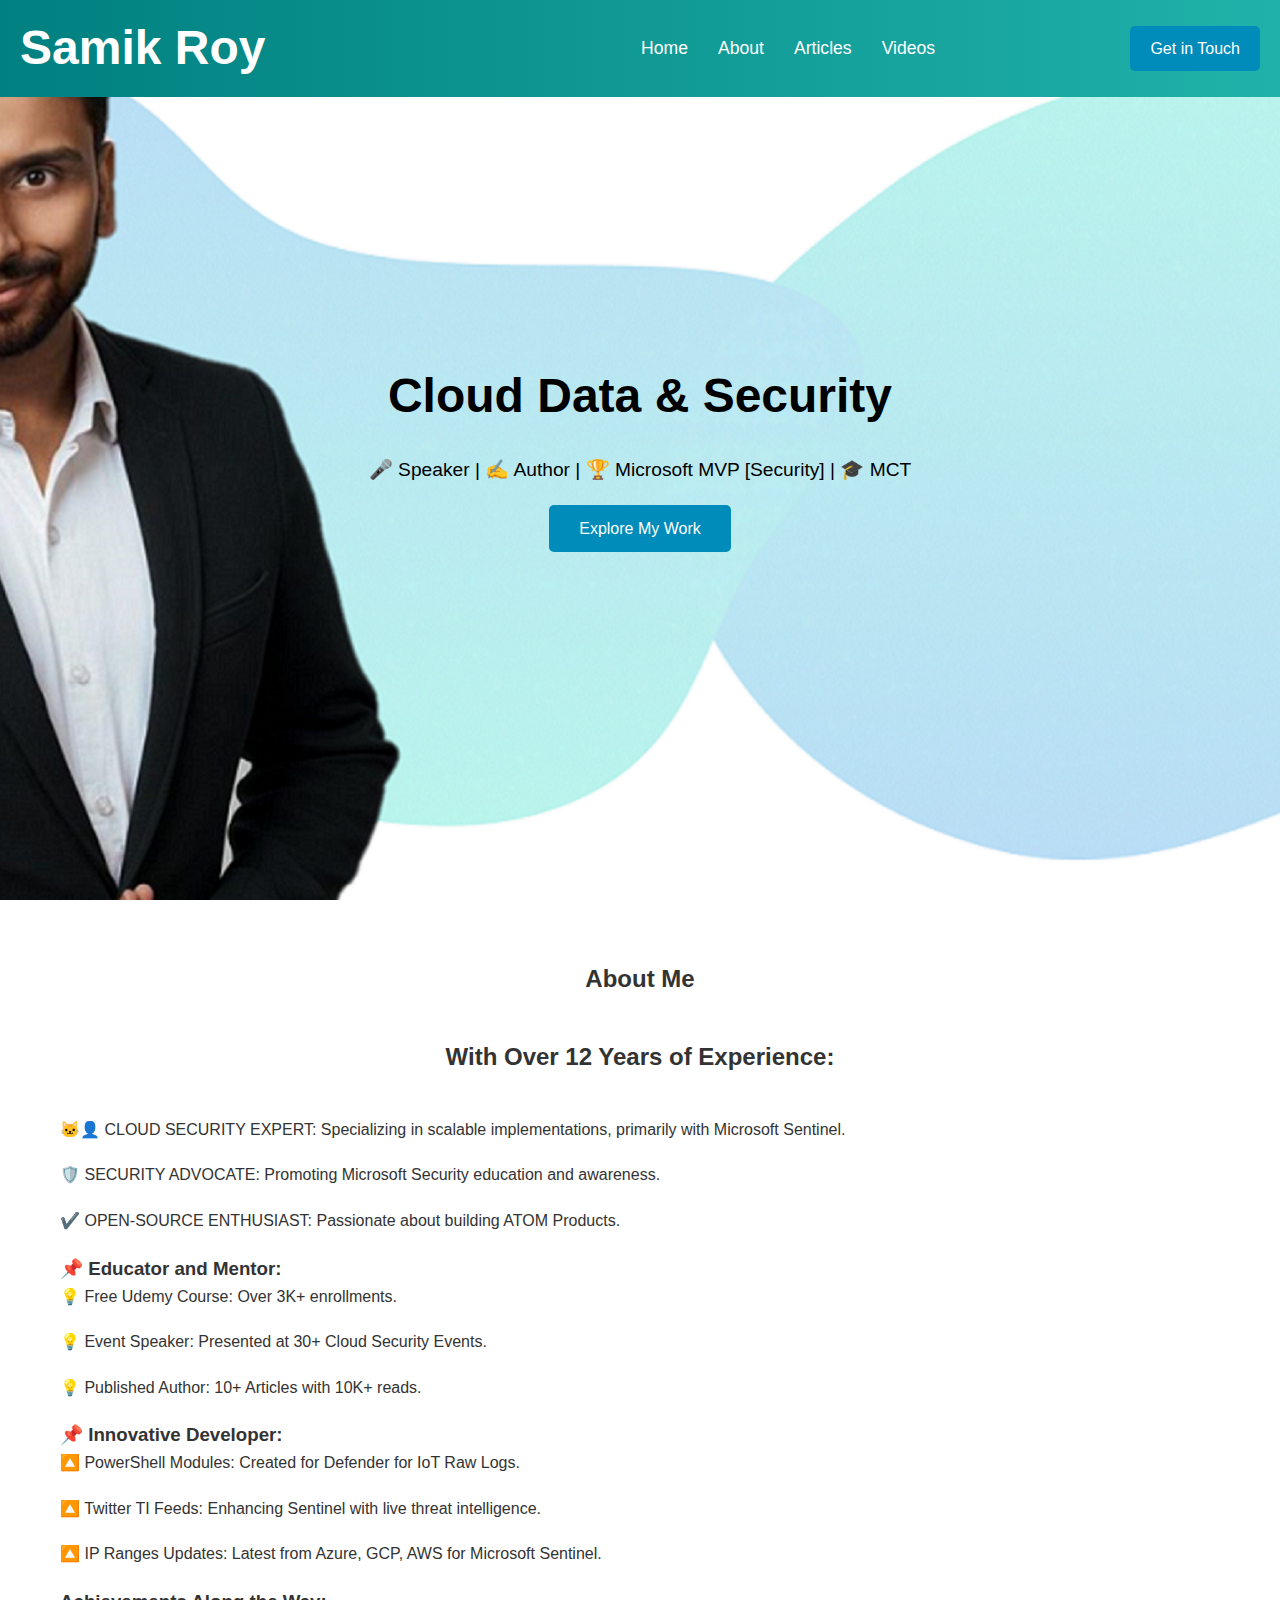
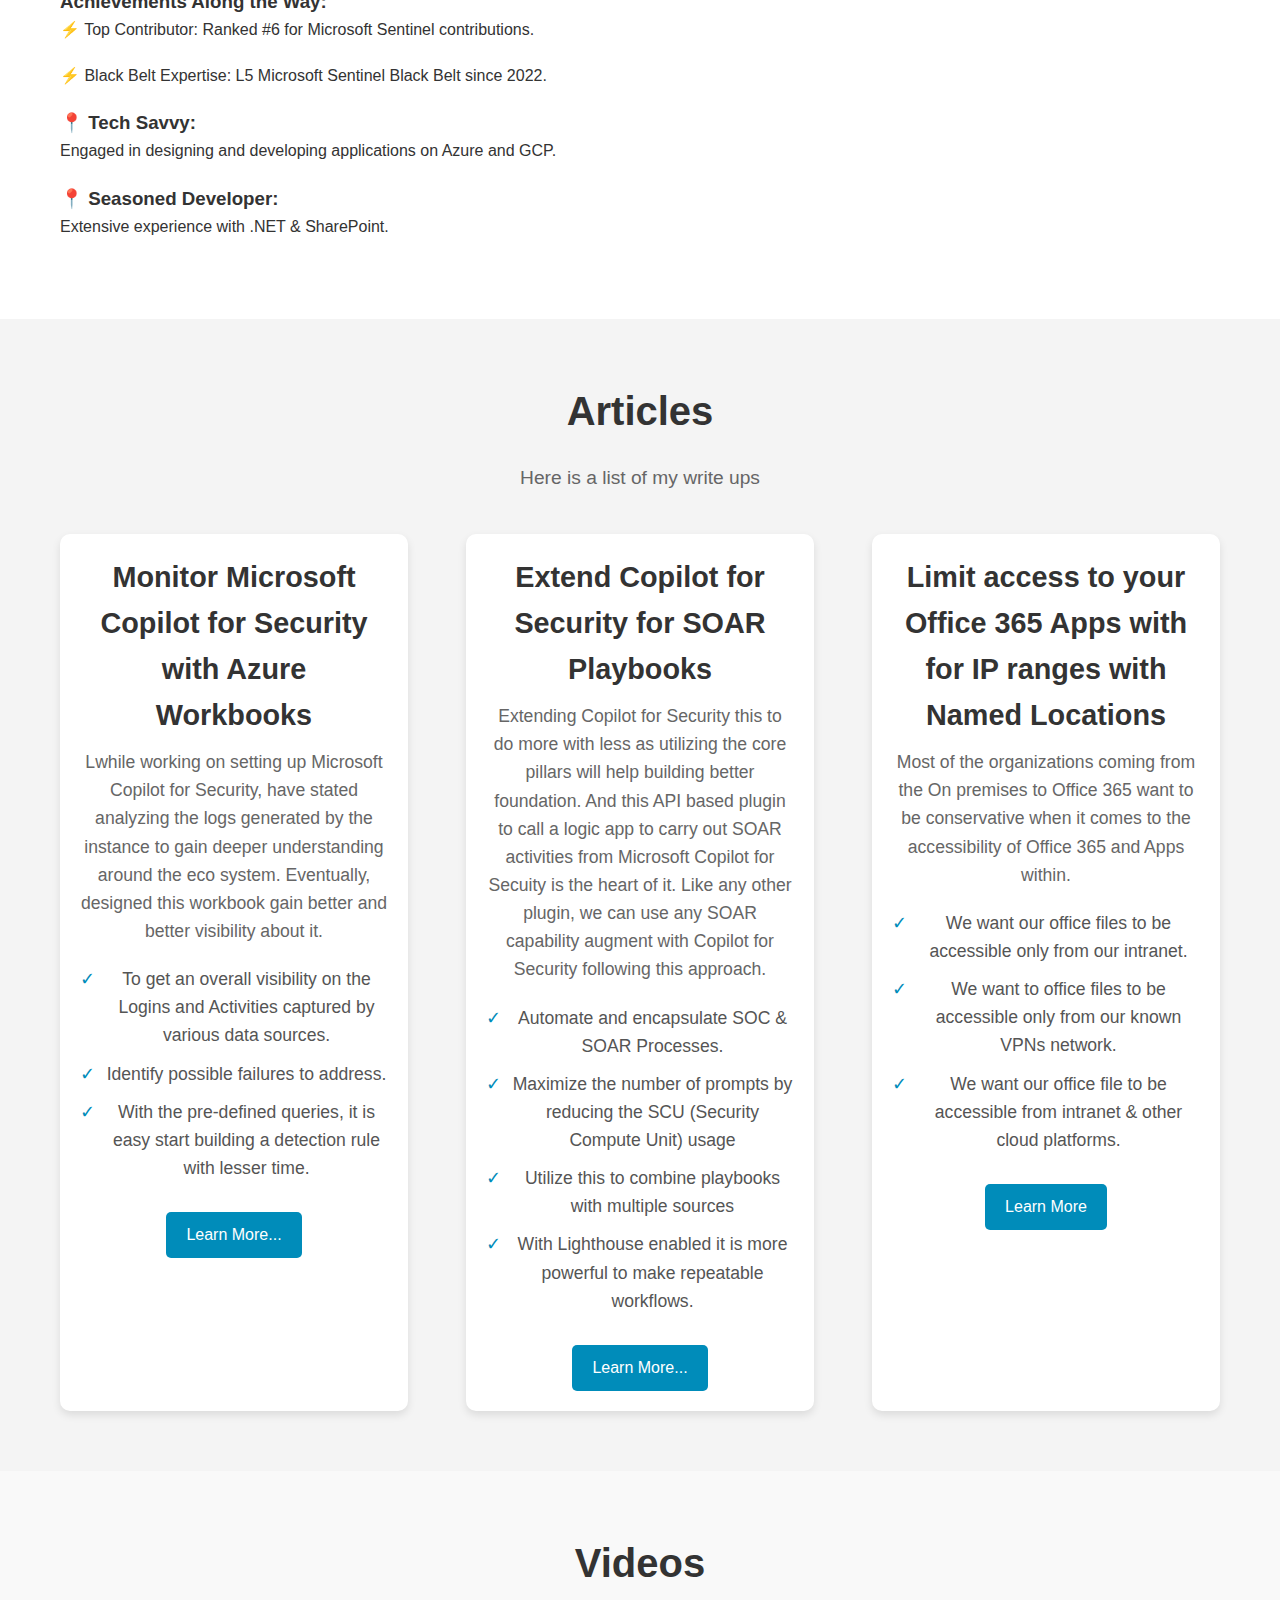
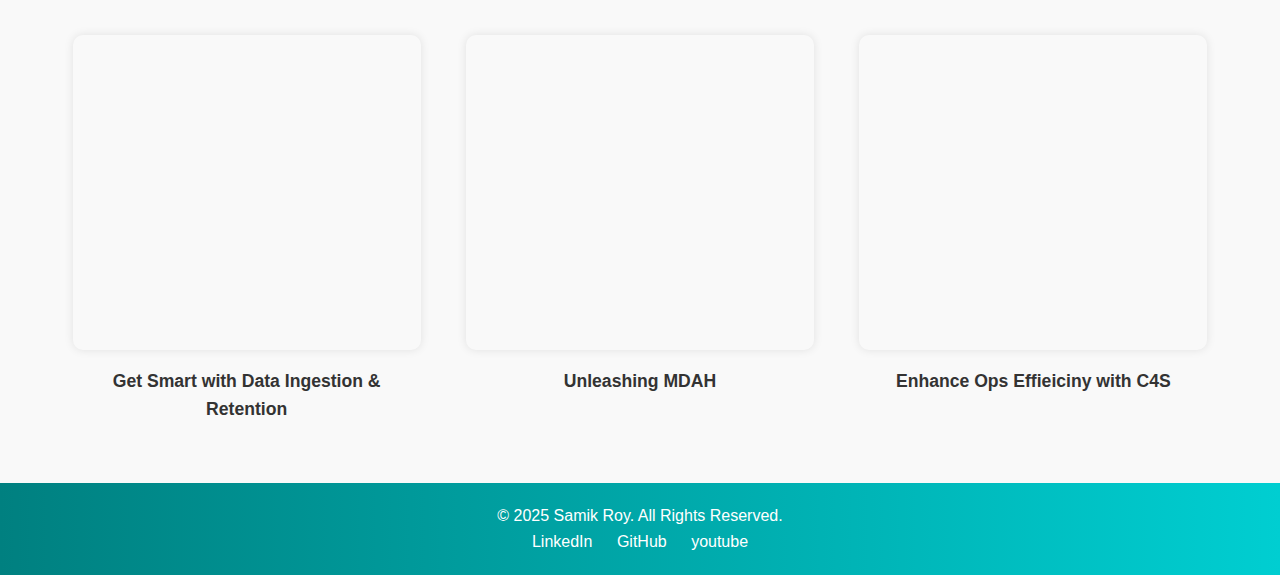
<file: index.html>
<!DOCTYPE html>
<html lang="en">
<head>
    <script type="text/javascript">
    (function(c,l,a,r,i,t,y){
        c[a]=c[a]||function(){(c[a].q=c[a].q||[]).push(arguments)};
        t=l.createElement(r);t.async=1;t.src="https://www.clarity.ms/tag/"+i;
        y=l.getElementsByTagName(r)[0];y.parentNode.insertBefore(t,y);
    })(window, document, "clarity", "script", "qyeo1svy3x");
</script>
    <meta charset="UTF-8">
    <meta name="viewport" content="width=device-width, initial-scale=1.0">
    <meta name="description" content="Technical consultant with expertise in API integration, cloud solutions, and cybersecurity. View my portfolio and contact me for innovative tech solutions.">
    <meta name="keywords" content="technical consultant, API integration, cloud solutions, cybersecurity, IT consultant, portfolio">
    <meta name="robots" content="index, follow">
    <meta http-equiv="X-UA-Compatible" content="IE=edge">
    <link rel="stylesheet" href="style.css">
    <title>🎤 Speaker | ✍️ Author | 🏆 Microsoft MVP [Security] | 🎓 MCT</title>
</head>
<body>
    <!-- Header Section -->
    <header>
        <nav>
            <div class="logo">
                <h1>Samik Roy

                </h1>
            </div>
            <div class="menu-toggle" id="mobile-menu">
                <span class="bar"></span>
                <span class="bar"></span>
                <span class="bar"></span>
            </div>
            <ul class="nav-list" id="nav-list">
                <li><a href="#home" title="Go to home">Home</a></li>
                <li><a href="#about" title="Learn more about me">About</a></li>
                <li><a href="#services" title="Explore my services">Articles</a></li>
                <!--<li><a href="#portfolio" title="View my portfolio">Portfolio</a></li>-->
                <!--<li><a href="#contact" title="Get in touch with me">Contact</a></li>-->
                <li><a href="#videos" title="Get in touch with me">Videos</a></li>
            </ul>
            <a href="mailto:samik.n.roy@gmail.com" class="cta" title="Contact me for tech solutions">Get in Touch</a>
        </nav>
    </header>

    <!-- Hero Section -->
    <section id="home" class="hero" aria-label="Hero Section">
        <div class="hero-content">
            <h1>Cloud Data & Security</h1>
            <p>🎤 Speaker | ✍️ Author | 🏆 Microsoft MVP [Security] | 🎓 MCT</p>
            <a href="#portfolio" class="cta" title="Explore my portfolio">Explore My Work</a>
        </div>
    </section>

    <!-- About Section -->
    <section id="about" aria-label="About Me">
        <div class="container">
            <h2>About Me</h2>
            <h2>With Over 12 Years of Experience:</h2>
    
    <div class="section">
        <p class="emoji">🐱‍👤 <span class="highlight">CLOUD SECURITY EXPERT:</span> Specializing in scalable implementations, primarily with Microsoft Sentinel.</p>
        <p class="emoji">🛡️ <span class="highlight">SECURITY ADVOCATE:</span> Promoting Microsoft Security education and awareness.</p>
        <p class="emoji">✔️ <span class="highlight">OPEN-SOURCE ENTHUSIAST:</span> Passionate about building ATOM Products.</p>
    </div>
    
    <div class="section">
        <h3>📌 Educator and Mentor:</h3>
        <p class="emoji">💡 Free Udemy Course: Over 3K+ enrollments.</p>
        <p class="emoji">💡 Event Speaker: Presented at 30+ Cloud Security Events.</p>
        <p class="emoji">💡 Published Author: 10+ Articles with 10K+ reads.</p>
    </div>
    
    <div class="section">
        <h3>📌 Innovative Developer:</h3>
        <p class="emoji">🔼 PowerShell Modules: Created for Defender for IoT Raw Logs.</p>
        <p class="emoji">🔼 Twitter TI Feeds: Enhancing Sentinel with live threat intelligence.</p>
        <p class="emoji">🔼 IP Ranges Updates: Latest from Azure, GCP, AWS for Microsoft Sentinel.</p>
    </div>
    
    <div class="section">
        <h3>Achievements Along the Way:</h3>
        <p class="emoji">⚡ Top Contributor: Ranked #6 for Microsoft Sentinel contributions.</p>
        <p class="emoji">⚡ Black Belt Expertise: L5 Microsoft Sentinel Black Belt since 2022.</p>
    </div>
    
    <div class="section">
        <h3>📍 Tech Savvy:</h3>
        <p>Engaged in designing and developing applications on Azure and GCP.</p>
    </div>
    
    <div class="section">
        <h3>📍 Seasoned Developer:</h3>
        <p>Extensive experience with .NET & SharePoint.</p>
    </div>
        </div>
    </section>

    <!-- Services Section -->
 <section id="services" class="services-section" aria-label="Services">
    <div class="container">
        <h2>Articles</h2>
        <p class="section-description">
            Here is a list of my write ups
        </p>
        <div class="services-grid">
            <!-- Service Card 1 -->
            <div class="service-card">
                <!--<div class="icon-wrapper">
                    <img src="path/to/cloud-icon.png" alt="Cloud Services Icon">
                </div>-->
                <h3>Monitor Microsoft Copilot for Security with Azure Workbooks</h3>
                <p>Lwhile working on setting up Microsoft Copilot for Security, have stated analyzing the logs generated by the instance to gain deeper understanding around the eco system. Eventually, designed this workbook gain better and better visibility about it.</p>
                <ul class="service-benefits">               
                    <li>To get an overall visibility on the Logins and Activities captured by various data sources.</li>
                    <li>Identify possible failures to address.</li>
                    <li>With the pre-defined queries, it is easy start building a detection rule with lesser time.</li>
                </ul>
                <a href="https://www.linkedin.com/pulse/monitor-microsoft-copilot-security-azure-workbooks-samik-roy-mvp--yxtbc/?trackingId=QL0%2B1J12TbOzrH3OwR0olg%3D%3D" class="cta" title="Learn more..." target="_blank">Learn More...</a>
            </div>

            <!-- Service Card 2 -->
            <div class="service-card">
                <!--<div class="icon-wrapper">
                    <img src="path/to/api-icon.png" alt="API Services Icon">
                </div>-->
                <h3>Extend Copilot for Security for SOAR Playbooks</h3>
                <p>Extending Copilot for Security this to do more with less as utilizing the core pillars will help building better foundation. And this API based plugin to call a logic app to carry out SOAR activities from Microsoft Copilot for Secuity is the heart of it.

                    Like any other plugin, we can use any SOAR capability augment with Copilot for Security following this approach.</p>
                <ul class="service-benefits">
                    <li>Automate and encapsulate SOC & SOAR Processes. </li>
                    <li>Maximize the number of prompts by reducing the SCU (Security Compute Unit) usage</li>
                    <li>Utilize this to combine playbooks with multiple sources</li>
                    <li>With Lighthouse enabled it is more powerful to make repeatable workflows. </li>
                </ul>
                <a href="https://www.linkedin.com/pulse/extend-copilot-security-soar-playbooks-samik-roy-mvp--yi2lc/?trackingId=QL0%2B1J12TbOzrH3OwR0olg%3D%3D" class="cta" title="Learn more about API Integration" target="_blank">Learn More...</a>
            </div>

            <!-- Service Card 3 -->
            <div class="service-card">
                <!--<div class="icon-wrapper">
                    <img src="path/to/security-icon.png" alt="Cybersecurity Services Icon">
                </div>-->
                <h3>Limit access to your Office 365 Apps with for IP ranges with Named Locations</h3>
                <p>Most of the organizations coming from the On premises to Office 365 want to be conservative when it comes to the accessibility of Office 365 and Apps within.</p>
                <ul class="service-benefits">
                    <li>We want our office files to be accessible only from our intranet.</li>
                    <li>We want to office files to be accessible only from our known VPNs network.</li>
                    <li>We want our office file to be accessible from intranet & other cloud platforms.</li>
                </ul>
                <a href="https://www.linkedin.com/pulse/limit-access-your-office-365-apps-ip-ranges-named-locations-samik-roy/?trackingId=QL0%2B1J12TbOzrH3OwR0olg%3D%3D" class="cta" title="Learn more about Cybersecurity" target="_blank">Learn More</a>
            </div>
        </div>
    </div>
</section>


    <!-- Portfolio Section -->
   <!-- <section id="portfolio" aria-label="Portfolio">
        <section id="portfolio" class="portfolio-section" aria-label="Portfolio">
            <div class="container">
                <h2>Portfolio</h2>
                <div class="portfolio-grid">
                    <!-- Portfolio Card 1 -->
                    <!--<div class="portfolio-card">
                        <div class="card-image">
                            <img src="https://via.placeholder.com/600x400" alt="Cloud Migration for Enterprise">
                        </div>
                        <div class="card-content">
                            <h3>Cloud Migration for Enterprise</h3>
                            <p>Seamlessly migrated a large-scale business to a cloud-native infrastructure, improving scalability and reducing operational costs.</p>
                            <div class="card-footer">
                                <a href="#" class="cta" title="View project details">View Details</a>
                                <span class="tech-icons">
                                    <img src="path/to/aws-icon.png" alt="AWS">
                                    <img src="path/to/docker-icon.png" alt="Docker">
                                </span>
                            </div>
                        </div>
                    </div>
        
                    <!-- Portfolio Card 2 -->
                    <!--<div class="portfolio-card">
                        <div class="card-image">
                            <img src="https://via.placeholder.com/600x400" alt="API Integration for Fintech Startup">
                        </div>
                        <div class="card-content">
                            <h3>API Integration for Fintech Startup</h3>
                            <p>Integrated various payment gateways and third-party APIs for a fintech startup, ensuring secure and fast transactions for end-users.</p>
                            <div class="card-footer">
                                <a href="#" class="cta" title="View project details">View Details</a>
                                <span class="tech-icons">
                                    <img src="path/to/node-icon.png" alt="Node.js">
                                    <img src="path/to/stripe-icon.png" alt="Stripe">
                                </span>
                            </div>
                        </div>
                    </div>
        
                    <!-- Portfolio Card 3 -->
                    <!--<div class="portfolio-card">
                        <div class="card-image">
                            <img src="https://via.placeholder.com/600x400" alt="Cybersecurity Overhaul for E-commerce">
                        </div>
                        <div class="card-content">
                            <h3>Cybersecurity Overhaul for E-commerce</h3>
                            <p>Implemented robust cybersecurity measures, reducing vulnerabilities and improving data protection for a leading e-commerce platform.</p>
                            <div class="card-footer">
                                <a href="#" class="cta" title="View project details">View Details</a>
                                <span class="tech-icons">
                                    <img src="path/to/security-icon.png" alt="Security">
                                    <img src="path/to/azure-icon.png" alt="Azure">
                                </span>
                            </div>
                        </div>
                    </div>
                </div>
            </div>
        </section>
        
    </section>-->

    <!-- Video Section -->
    <section id="videos" class="video-section" aria-label="Videos">
    <div class="container">
        <h2>Videos</h2>
        <div class="video-grid">
            <div class="video-item">
                <iframe width="560" height="315" src="https://www.youtube.com/embed/7E3-WFnW1mc" title="Video 1 - API Integration Overview" frameborder="0" allow="accelerometer; autoplay; clipboard-write; encrypted-media; gyroscope; picture-in-picture" allowfullscreen></iframe>
                <p>Get Smart with Data Ingestion & Retention</p>
            </div>
            <div class="video-item">
                <iframe width="560" height="315" src="https://www.youtube.com/embed/2t3FXtbAUTM" title="Video 1 - API Integration Overview" frameborder="0" allow="accelerometer; autoplay; clipboard-write; encrypted-media; gyroscope; picture-in-picture" allowfullscreen></iframe>
                <p>Unleashing MDAH</p>
            </div>
            <div class="video-item">
                <iframe width="560" height="315" src="https://www.youtube.com/embed/MKBvoiezzyk" title="Video 1 - API Integration Overview" frameborder="0" allow="accelerometer; autoplay; clipboard-write; encrypted-media; gyroscope; picture-in-picture" allowfullscreen></iframe>
                <p>Enhance Ops Effieiciny with C4S</p>
            </div>
        </div>
    </div>
</section>

    <!-- Contact Section -->
   <!-- <section id="contact" aria-label="Contact Me">
        <div class="container">
            <h2>Contact Me</h2>
            <form action="submit.php" method="POST">
                <label for="name">Name:</label>
                <input type="text" id="name" name="name" required>

                <label for="email">Email:</label>
                <input type="email" id="email" name="email" required>

                <label for="message">Message:</label>
                <textarea id="message" name="message" required></textarea>

                <button type="submit">Send Message</button>
            </form>
        </div>
    </section>-->

    <!-- Footer -->
    <footer aria-label="Footer">
        <p>© 2025 Samik Roy. All Rights Reserved.</p>
        <div class="social">
            <a href="https://www.linkedin.com/in/roysamik/" title="Follow me on LinkedIn">LinkedIn</a>
            <a href="https://github.com/samikroy" title="Check my projects on GitHub">GitHub</a>
            <a href="https://www.youtube.com/@samikroy" title="Follow me on youtube">youtube</a>
        </div>
    </footer>

    <!-- JavaScript for Menu Toggle -->
    <script async>
        const menuToggle = document.querySelector('#mobile-menu');
        const navList = document.querySelector('#nav-list');

        menuToggle.addEventListener('click', () => {
            navList.classList.toggle('active');
        });
    </script>
</body>
</html>
</file>
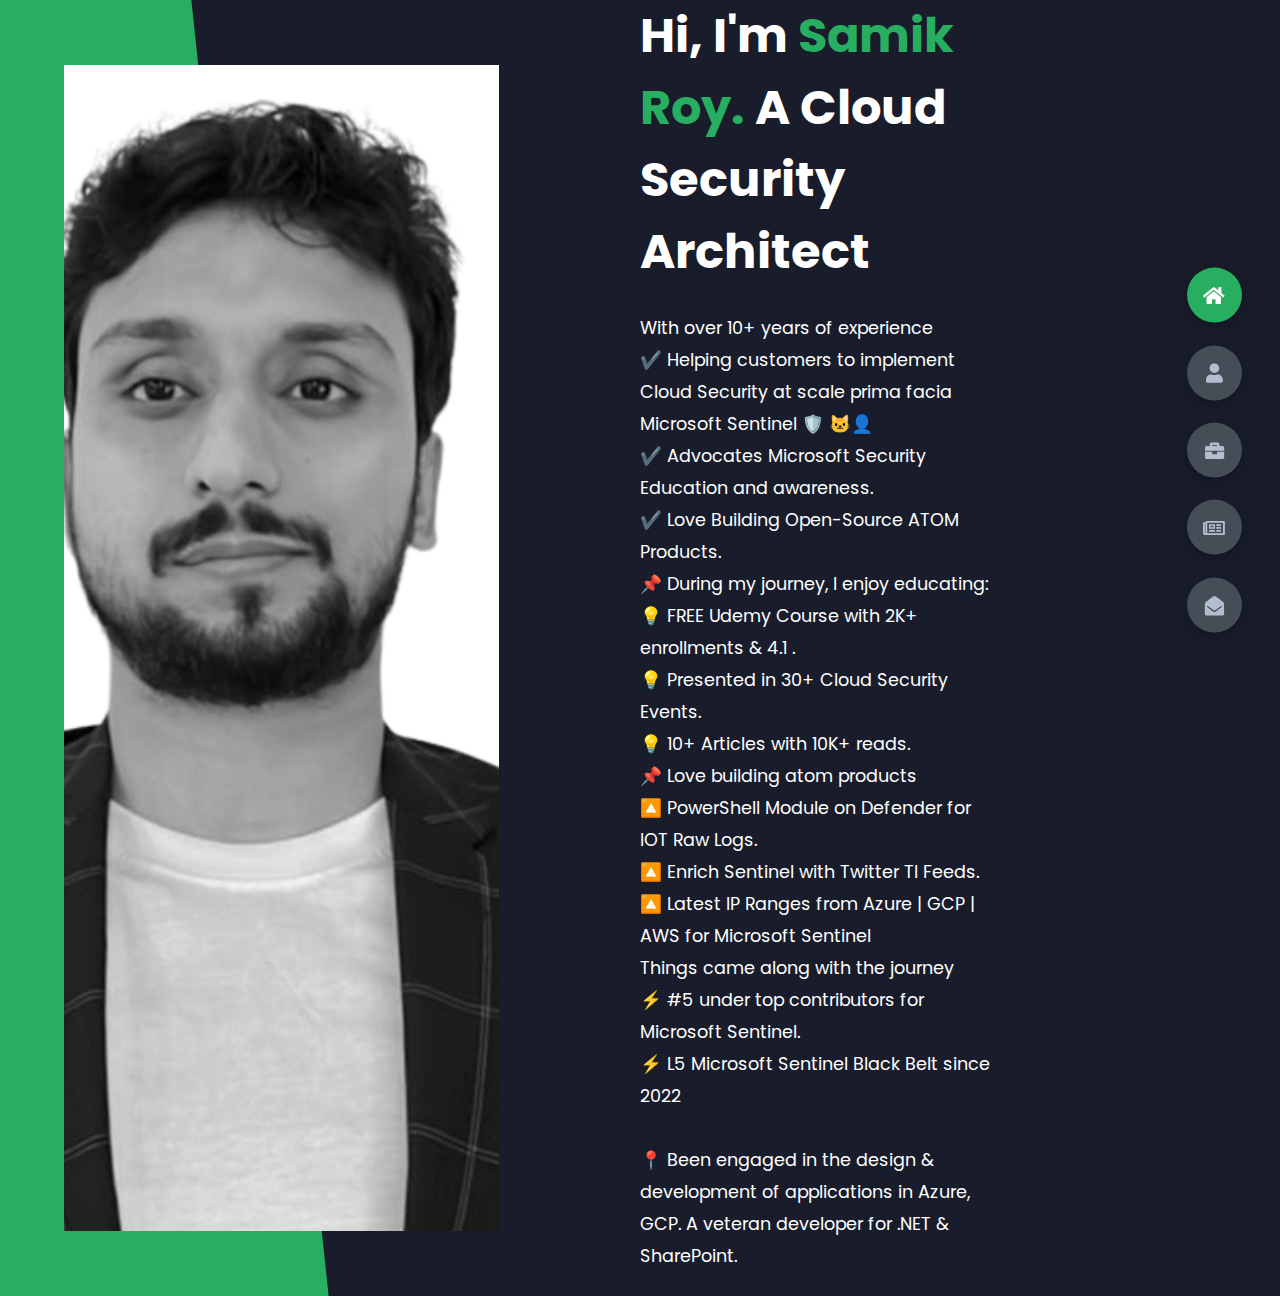
<file: index._old.html>
<!DOCTYPE html>
<html lang="en">
<head>
    <meta charset="UTF-8">
    <meta http-equiv="X-UA-Compatible" content="IE=edge">
    <meta name="viewport" content="width=device-width, initial-scale=1.0">
    <title>Portfolio</title>
    <link rel="stylesheet" href="styles/styles.css">
    <link rel="preconnect" href="https://fonts.googleapis.com">
    <link rel="preconnect" href="https://fonts.gstatic.com" crossorigin>
    <link rel="stylesheet" href="https://cdnjs.cloudflare.com/ajax/libs/font-awesome/5.15.4/css/all.min.css" integrity="sha512-1ycn6IcaQQ40/MKBW2W4Rhis/DbILU74C1vSrLJxCq57o941Ym01SwNsOMqvEBFlcgUa6xLiPY/NS5R+E6ztJQ==" crossorigin="anonymous" referrerpolicy="no-referrer" />
    <link href="https://fonts.googleapis.com/css2?family=Poppins:wght@400;500;600;700;800&display=swap" rel="stylesheet">
</head>
<body class="main-content">
    <header class="container header active" id="home">
        <div class="header-content">
            <div class="left-header">
                <div class="h-shape"></div>
                <div class="image">
                    <img src="img/hero.png" alt="">
                </div>
            </div>
            <div class="right-header">
                <h1 class="name">
                    Hi, I'm <span>Samik Roy.</span>
                    A Cloud Security Architect
                </h1>
                <p>
                    With over 10+ years of experience<br>
✔️ Helping customers to implement Cloud Security at scale prima facia Microsoft Sentinel 🛡️ 🐱‍👤<br>
✔️ Advocates Microsoft Security Education and awareness.<br>
✔️ Love Building Open-Source ATOM Products. <br>

📌 During my journey, I enjoy educating: <br>
💡 FREE Udemy Course with 2K+ enrollments & 4.1 .<br>
💡 Presented in 30+ Cloud Security Events.<br>
💡 10+ Articles with 10K+ reads.<br>
📌 Love building atom products<br>
🔼 PowerShell Module on Defender for IOT Raw Logs.<br>
🔼 Enrich Sentinel with Twitter TI Feeds.<br>
🔼 Latest IP Ranges from Azure | GCP | AWS for Microsoft Sentinel<br>
Things came along with the journey<br>
⚡ #5 under top contributors for Microsoft Sentinel.<br>
⚡ L5 Microsoft Sentinel Black Belt since 2022<br>
<br>
📍 Been engaged in the design & development of applications in Azure, GCP.
A veteran developer for .NET & SharePoint.
                </p>
               <!-- <div class="btn-con">
                    <a href="" class="main-btn">
                        <span class="btn-text">Download CV</span>
                        <span class="btn-icon"><i class="fas fa-download"></i></span>
                    </a>
                </div>-->
            </div>
        </div>
    </header>
    <main>
        <section class="container about" id="about">
            <div class="main-title">
                <h2>About <span>me</span><span class="bg-text">my stats</span></h2>
            </div>
            <div class="about-container">
                <div class="left-about">
                    <h4>Information About me</h4>
                    <p>
                        With over 10+ years of experience<br>
                        ✔️ Helping customers to implement Cloud Security at scale prima facia Microsoft Sentinel 🛡️ 🐱‍👤<br>
                        ✔️ Advocates Microsoft Security Education and awareness.<br>
                        ✔️ Love Building Open-Source ATOM Products. <br>
                        
                        📌 During my journey, I enjoy educating: <br>
                        💡 FREE Udemy Course with 2K+ enrollments & 4.1 .<br>
                        💡 Presented in 30+ Cloud Security Events.<br>
                        💡 10+ Articles with 10K+ reads.<br>
                        📌 Love building atom products<br>
                        🔼 PowerShell Module on Defender for IOT Raw Logs.<br>
                        🔼 Enrich Sentinel with Twitter TI Feeds.<br>
                        🔼 Latest IP Ranges from Azure | GCP | AWS for Microsoft Sentinel<br>
                        Things came along with the journey<br>
                        ⚡ #5 under top contributors for Microsoft Sentinel.<br>
                        ⚡ L5 Microsoft Sentinel Black Belt since 2022<br>
                        <br>
                        📍 Been engaged in the design & development of applications in Azure, GCP.
                        A veteran developer for .NET & SharePoint.
                    </p>
                    <div class="btn-con">
                        <a href="#" class="main-btn">
                            <!--<span class="btn-text">Download CV</span>
                            <span class="btn-icon"><i class="fas fa-download"></i></span>-->
                        </a>
                    </div>
                </div>
                <div class="right-about">
                    <div class="about-item">
                        <div class="abt-text">
                            <p class="large-text">650+</p>
                            <p class="small-text">Projects <br /> Completed</p>
                        </div>
                    </div>
                    <div class="about-item">
                        <div class="abt-text">
                            <p class="large-text">10+</p>
                            <p class="small-text">Years of <br /> experience</p>
                        </div>
                    </div>
                    <div class="about-item">
                        <div class="abt-text">
                            <p class="large-text">2500+</p>
                            <p class="small-text">Happy <br /> Learners</p>
                        </div>
                    </div>
                    <div class="about-item">
                        <div class="abt-text">
                            <p class="large-text">100+</p>
                            <p class="small-text">Reviews</p>
                        </div>
                    </div>
                </div>
            </div>
            <div class="about-stats">
                <h4 class="stat-title">Area Of Interest</h4>
                <div class="progress-bars">
                    <div class="progress-bar">
                        <p class="prog-title">Cloud</p>
                        <div class="progress-con">
                            <p class="prog-text"></p>
                            <div class="progress">
                                <span class="html"></span>
                            </div>
                        </div>
                    </div>
                    <div class="progress-bar">
                        <p class="prog-title">Data</p>
                        <div class="progress-con">
                            <p class="prog-text"></p>
                            <div class="progress">
                                <span class="css"></span>
                            </div>
                        </div>
                    </div>
                    <div class="progress-bar">
                        <p class="prog-title">Security</p>
                        <div class="progress-con">
                            <p class="prog-text"></p>
                            <div class="progress">
                                <span class="js"></span>
                            </div>
                        </div>
                    </div>
                    <div class="progress-bar">
                        <p class="prog-title">AI</p>
                        <div class="progress-con">
                            <p class="prog-text"></p>
                            <div class="progress">
                                <span class="react"></span>
                            </div>
                        </div>
                    </div>
                </div>
            </div>
            <h4 class="stat-title">My Timeline</h4>
            <div class="timeline">
                <div class="timeline-item">
                    <div class="tl-icon">
                        <i class="fas fa-briefcase"></i>
                    </div>
                    <p class="tl-duration">2019 - present</p>
                    <h5>Senior Cloud Security Architect<span> - Ontinue</span></h5>
                    <p>
                        ✔️Implementing Microsoft Security at Scale
                        ✔️Deploy Microsoft Sentinel at Zero Day and migration at scale
                        ✔️Microsoft Defender Rollout
                        ✔️ Building SOC Use Cases.
                        ✔️Deep dive to Cost Management.
                        ✔️ Security & Vulnerabilities Assessment.
                    </p>
                </div>
                <div class="timeline-item">
                    <div class="tl-icon">
                        <i class="fas fa-briefcase"></i>
                    </div>
                    <p class="tl-duration">2023 - present</p>
                    <h5>Author<span> - KQL : A Gateway To Microsoft Sentinel</span></h5>
                    <p>
                        Happy to announce my first book ever on KQL
                        <br>
                        https://linktr.ee/kql4sentinel
                    </p>
                </div>
                <div class="timeline-item">
                    <div class="tl-icon">
                        <i class="fas fa-briefcase"></i>
                    </div>
                    <p class="tl-duration">2019 - present</p>
                    <h5>Author<span> - Learn KQL for Microsoft Sentinel</span></h5>
                    <p>
                        ✔️ Learn KQL basics for Microsoft Sentinel
                        ✔️ Know the most used operators
                        ✔️ Learn to build your first query
                        ✔️ Learn to evaluate your KQL results
                    </p>
                </div>
                <div class="timeline-item">
                    <div class="tl-icon">
                        <i class="fas fa-briefcase"></i>
                    </div>
                    <p class="tl-duration">September 2017 - February 2019</p>
                    <h5>Senior Software Engineer<span> - Trelleborg</span></h5>
                    <p>
                        Design and develop apps on O365 & Azure targeted to various verticals within the organization.
                        Ideate and develop POcs on O365 and Azure adoption considering the data security and scalability.
                    </p>
                </div>
                <div class="timeline-item">
                    <div class="tl-icon">
                        <i class="fas fa-briefcase"></i>
                    </div>
                    <p class="tl-duration">2012 - 2017</p>
                    <h5>Senior Project Engineerr<span> - Wipro Technologies</span></h5>
                    <p>
                        ✔️ Expertise in SharePoint Online, Power shell, Client Side Scripting. 
✔️ Have interacted with customers to gather business requirements with an analysis to fit them to Office 365 / SharePoint online stack.
✔️ Designed solution to enable push based knowledge to the organizational users by enabling role based concept to engage user more to the system with lesser effort.
✔️Have delivered the application subjected to development in SharePoint 2013 and SharePoint Online, migration to SharePoint 2007 to SharePoint 2010 and followed by SharePoint Online. 
✔️Supported customer through SharePoint Application troubleshooting and facilitating to make most out of the product to meet the business need. 
✔️Administered SharePoint Online environment and been aligned with process defined to run the operation.
✔️Setup SP farms for dev, QA & Prod Environment.
✔️Supported maintenance of SharePoint 2010 & MOSS application. 
✔️Troubleshooting user specific issues (application / product specific.) raised though in-house ticketing tool.
                    </p>
                </div>
                <div class="timeline-item">
                    <div class="tl-icon">
                        <i class="fas fa-briefcase"></i>
                    </div>
                    <p class="tl-duration">2009 - 2013</p>
                    <h5>Network Support Junior Executive<span> - Telematics Global Solution</span></h5>
                    <p>
                        Remote monitoring & configuration of Online advertising pods and mall guides.
Routine checks, reports preparation (daily,weekly & monthly) and troubleshooting using online tool from Kasea.
                    </p>
                </div>
            </div>
        </section>
        <section class="container" id="portfolio">
            <div class="main-title">
                <h2>My <span>Portfolio</span><span class="bg-text">My Work</span></h2>
            </div>
            <p class="port-text">
                Here is some of my work that I've done !!!
            </p>
            <div class="portfolios">
                <div class="portfolio-item">
                    <div class="image">
                        <img src="img/port1.jpg" alt="">
                        Defender For IOT PowerShell
                    </div>
                    <div class="hover-items">
                        <h3>Project Source</h3>
                        <div class="icons">
                            <a href="#" class="icon">
                                <i class="fab fa-github"></i>
                            </a>
                            <a href="#" class="icon">
                                <i class="fab fa-behance"></i>
                            </a>
                            <a href="#" class="icon">
                                <i class="fab fa-youtube"></i>
                            </a>
                        </div>
                    </div>
                </div>
                <div class="portfolio-item">
                    <div class="image">
                        <img src="img/port2.jpg" alt="">
                        The TOR IP List for Microsoft Sentinel
                    </div>
                    <div class="hover-items">
                        <h3>Project Source</h3>
                        <div class="icons">
                            <a href="#" class="icon">
                                <i class="fab fa-github"></i>
                            </a>
                            <a href="#" class="icon">
                                <i class="fab fa-behance"></i>
                            </a>
                            <a href="#" class="icon">
                                <i class="fab fa-youtube"></i>
                            </a>
                        </div>
                    </div>
                </div>
                <div class="portfolio-item">
                    <div class="image">
                        <img src="img/port3.jpg" alt="">
                        Limit access to your Office 365 Apps with for IP ranges with Named Locations
                    </div>
                    <div class="hover-items">
                        <h3>Project Source</h3>
                        <div class="icons">
                            <a href="#" class="icon">
                                <i class="fab fa-github"></i>
                            </a>
                            <a href="#" class="icon">
                                <i class="fab fa-behance"></i>
                            </a>
                            <a href="#" class="icon">
                                <i class="fab fa-youtube"></i>
                            </a>
                        </div>
                    </div>
                </div>
                <div class="portfolio-item">
                    <div class="image">
                        <img src="img/port4.jpg" alt="">
                        Export Twitter TI Feed to Sentinel
                    </div>
                    <div class="hover-items">
                        <h3>Project Source</h3>
                        <div class="icons">
                            <a href="#" class="icon">
                                <i class="fab fa-github"></i>
                            </a>
                            <a href="#" class="icon">
                                <i class="fab fa-behance"></i>
                            </a>
                            <a href="#" class="icon">
                                <i class="fab fa-youtube"></i>
                            </a>
                        </div>
                    </div>
                </div>
                <div class="portfolio-item">
                    <div class="image">
                        <img src="img/port5.jpg" alt="">
                        Refer GCP IP Ranges in KQL & Microsoft Sentinel
                    </div>
                    <div class="hover-items">
                        <h3>Project Source</h3>
                        <div class="icons">
                            <a href="#" class="icon">
                                <i class="fab fa-github"></i>
                            </a>
                            <a href="#" class="icon">
                                <i class="fab fa-behance"></i>
                            </a>
                            <a href="#" class="icon">
                                <i class="fab fa-youtube"></i>
                            </a>
                        </div>
                    </div>
                </div>
                <div class="portfolio-item">
                    <div class="image">
                        <img src="img/port2.jpg" alt="">
                        Power BI Activity Workbook for Microsoft Sentinel
                    </div>
                    <div class="hover-items">
                        <h3>Project Source</h3>
                        <div class="icons">
                            <a href="#" class="icon">
                                <i class="fab fa-github"></i>
                            </a>
                            <a href="#" class="icon">
                                <i class="fab fa-behance"></i>
                            </a>
                            <a href="#" class="icon">
                                <i class="fab fa-youtube"></i>
                            </a>
                        </div>
                    </div>
                </div>
                <div class="portfolio-item">
                    <div class="image">
                        <img src="img/port7.jpg" alt="">
                        Send Email To Create Incident in Sentinel
                    </div>
                    <div class="hover-items">
                        <h3>Project Source</h3>
                        <div class="icons">
                            <a href="#" class="icon">
                                <i class="fab fa-github"></i>
                            </a>
                            <a href="#" class="icon">
                                <i class="fab fa-behance"></i>
                            </a>
                            <a href="#" class="icon">
                                <i class="fab fa-youtube"></i>
                            </a>
                        </div>
                    </div>
                </div>
            </div>
        </section>
        <section class="container" id="blogs">
            <div class="blogs-content">
                <div class="main-title">
                    <h2>My <span>Blogs</span><span class="bg-text">My Blogs</span></h2>
                </div>
                <div class="blogs">
                    <div class="blog">
                        <img src="img/port6.jpg" alt="">
                        <div class="blog-text">
                            <h4>
                                Export Twitter TI Feed to Sentinel
                            </h4>
                            <p>
                                There are various sources where IOCs can be derived from and Twitter is one of them.
                                Twitter provides a list of IOCs here https://twitter.threatintel.rocks/
                                And this list cannot be called in KQL or a workbook directly due to CORS not being enabled. Hence..
                            </p>
                        </div>
                    </div>
                    <div class="blog">
                        <img src="img/blog1.jpg" alt="">
                        <div class="blog-text">
                            <h4>
                                Limit access to your Office 365 Apps with for IP ranges with Named Locations
                            </h4>
                            <p>
                                Most of the organizations coming from the On premises to Office 365 want to be conservative when it comes to the accessibility of Office 365 and Apps within.

                            </p>
                        </div>
                    </div>
                    <div class="blog">
                        <img src="img/blog2.jpg" alt="">
                        <div class="blog-text">
                            <h4>
                                Update Multiple Analytics in Sentinel At Once
                            </h4>
                            <p>
                                Utilize export & import feature for bulk edits of Microsoft Sentinel Rules
This gives an additional flexibility to change rules very quickly in real time.
This article is an extension of the conversation
                            </p>
                        </div>
                    </div>
                    <div class="blog">
                        <img src="img/blog3.jpg" alt="">
                        <div class="blog-text">
                            <h4>
                                Send Email To Create Incident in Sentinel
                            </h4>
                            <p>
                                This post is inspired by MS Ignite 2022. There was a new announcement about the creation on Microsoft Sentinel Incident Creation.
                                This article led tool is an extension to the same.
                                In a organization there might be Security Incident occurring to the resources where Security is not tightened up yet. So an email address can be whistle blower here. An suspicious activity happens this can be reported over an email to a dedicated email address.
                            </p>
                        </div>
                    </div>
                    <div class="blog">
                        <img src="img/port1.jpg" alt="">
                        <div class="blog-text">
                            <h4>
                                Reduce Noise from AAD Non Interactive SignIns
                            </h4>
                            <p>
                                As a part Azure Active Directory Data Connector in Sentinel, AADNonInterectiveSigniInLogs is one of the data sources.
                                As this table logs data where mostly no user intervention is needed so any error is also kept as a known secret. And in that process the 
                                The volume of failed logs is increased
                                The error gets unnoticed and leads towards an unhealthy environment
                            </p>
                        </div>
                    </div>
                    <div class="blog">
                        <img src="img/port3.jpg" alt="">
                        <div class="blog-text">
                            <h4>
                                The TOR IP List for Microsoft Sentinel
                            </h4>
                            <p>
                                TOR was introduced and popularized with a mindset keep the privacy in place for the users using the internet.
Theses days it has become a very misaligned thought and most used to hide activities done with a improper mindset.
Now organizations want identify the users using TOR IP addresses to perform anonymous activity. And Microsoft Sentinel Provides single pane of glass for any hunting or analytical activities.
But, there Tor website publishes a list IP addresses which is directly available to used for Analytics or Hunting in Microsoft Sentinel 
Hence, have build this solution and published with source code for the ease of adoption.
The original list is available https://check.torproject.org/torbulkexitlist
                              
                            </p>
                        </div>
                    </div>
                </div>
            </div>
        </section>
        <section class="container contact" id="contact">
            <div class="contact-container">
                <div class="main-title">
                    <h2>Contact <span>Me</span><span class="bg-text">Contact</span></h2>
                </div>
                <div class="contact-content-con">
                    <div class="left-contact">
                        <h4>Contact me here</h4>
                        <p>
                            Cloud | Data | Security
                        </p>
                        <div class="contact-info">
                            <div class="contact-item">
                                <div class="icon">
                                    <i class="fas fa-map-marker-alt"></i>
                                    <span>Location</span>
                                </div>
                                <p>
                                    : Bangalore, India
                                </p>
                            </div>
                            <div class="contact-item">
                                <div class="icon">
                                    <i class="fas fa-envelope"></i>
                                    <span>Email</span>
                                </div>
                                <p>
                                    <span>: samik.n.roy@gmail.com</span>
                                </p>
                            </div>
                            <div class="contact-item">
                                <div class="icon">
                                    <i class="fas fa-user-graduate"></i>
                                    <span>Education</span>
                                </div>
                                <p>
                                    <span>: Birla Institute of Technology & Science</span>
                                </p>
                            </div>
                            <div class="contact-item">
                                <div class="icon">
                                    <i class="fas fa-user-graduate"></i>
                                    <span>Mobile Number</span>
                                </div>
                                <p>
                                    <span>: 07760772149</span>
                                </p>
                            </div>
                            <div class="contact-item">
                                <div class="icon">
                                    <i class="fas fa-globe-africa"></i>
                                    <span>Languages</span>
                                </div>
                                <p>
                                    <span>: English</span>
                                </p>
                            </div>
                        </div>
                        <div class="contact-icons">
                            <div class="contact-icon">
                                <a href="https://www.linkedin.com/in/roysamik/" target="_blank">
                                    <i class="fab fa-linkedin"></i>
                                </a>
                                <a href="https://twitter.com/roy_samik" target="_blank">
                                    <i class="fab fa-twitter"></i>
                                </a>
                                <a href="https://github.com/samikroy" target="_blank">
                                    <i class="fab fa-github"></i>
                                </a>
                                <a href="https://youtube.com/@samikroy" target="_blank">
                                    <i class="fab fa-youtube"></i>
                                </a>
                            </div>
                        </div>
                    </div>
                    <div class="right-contact">
                        <!--<form action="" class="contact-form">
                            <div class="input-control i-c-2">
                                <input type="text" required placeholder="YOUR NAME">
                                <input type="email" required placeholder="YOUR EMAIL">
                            </div>
                            <div class="input-control">
                                <input type="text" required placeholder="ENTER SUBJECT">
                            </div>
                            <div class="input-control">
                                <textarea name="" id="" cols="15" rows="8" placeholder="Message Here..."></textarea>
                            </div>
                            <div class="submit-btn">
                                <a href="#" class="main-btn">
                                    <span class="btn-text">Download CV</span>
                                    <span class="btn-icon"><i class="fas fa-download"></i></span>
                                </a>
                            </div>
                        </form>-->
                    </div>
                </div>
            </div>
        </section>
    </main>

    <div class="controls">
        <div class="control active-btn" data-id="home" >
            <i class="fas fa-home"></i>
        </div>
        <div class="control" data-id="about">
            <i class="fas fa-user"></i>
        </div>
        <div class="control" data-id="portfolio">
            <i class="fas fa-briefcase"></i>
        </div>
        <div class="control" data-id="blogs">
            <i class="far fa-newspaper"></i>
        </div>
        <div class="control" data-id="contact">
            <i class="fas fa-envelope-open"></i>
        </div>
    </div>
    <!--<div class="theme-btn">
        <i class="fas fa-adjust"></i>
    </div>-->
    <script src="app.js"></script>
</body>
</html>
</file>
<file: style.css>
/* General Styles */
* {
    margin: 0;
    padding: 0;
    box-sizing: border-box;
    font-family: 'Arial', sans-serif;
}

body {
    line-height: 1.6;
    background-color: #f4f4f4;
    color: #333;
}

.container {
    max-width: 1200px;
    margin: 0 auto;
    padding: 0 20px;
}

/* Header Styles */
header {
    background: linear-gradient(90deg, #008080, #20B2AA);
    color: #fff;
    padding: 10px 20px;
    text-align: center;
    position: fixed;
    width: 100%;
    top: 0;
    z-index: 1000;
}

header nav {
    display: flex;
    justify-content: space-between;
    align-items: center;
}

header .logo {
    font-size: 1.5em;
    font-weight: bold;
}

header ul {
    display: flex;
    list-style: none;
}

header ul li {
    margin: 0 15px;
}

header ul li a {
    color: #fff;
    text-decoration: none;
    font-size: 1.1em;
}

header .cta {
    background: #008cba;
    color: #fff;
    padding: 10px 20px;
    border-radius: 5px;
    text-decoration: none;
}

header .cta:hover {
    background: #005f7c;
}

/* Hero Section */
.hero {
    height: 100vh;
    background: url('bg.png') no-repeat center center/cover;
    display: flex;
    justify-content: center;
    align-items: center;
    color: #000;
    text-align: center;
}

.hero h1 {
    font-size: 3em;
    margin-bottom: 20px;
}

.hero p {
    font-size: 1.2em;
    margin-bottom: 30px;
}

.hero .cta {
    background: #008cba;
    padding: 15px 30px;
    border-radius: 5px;
    color: #fff;
    text-decoration: none;
}

.hero .cta:hover {
    background: #005f7c;
}

/* Section Styles */
section {
    padding: 60px 20px;
}

h2 {
    text-align: center;
    margin-bottom: 40px;
}

/* About Section */
#about {
    background-color: #fff;
    padding: 60px 20px;
}

#about p {
    margin-bottom: 20px;
}

/* Services Section */
.services {
    background-color: #f9f9f9;
}

.service-list {
    display: flex;
    justify-content: space-around;
    flex-wrap: wrap;
}

.service {
    background-color: #fff;
    padding: 20px;
    width: 22%;
    margin: 10px;
    border-radius: 5px;
    text-align: center;
    box-shadow: 0 4px 6px rgba(0, 0, 0, 0.1);
}

.service h3 {
    margin-bottom: 10px;
}

.service p {
    font-size: 0.9em;
}

/* Portfolio Section */
#portfolio {
    background-color: #fff;
}

.projects {
    display: flex;
    justify-content: space-around;
    flex-wrap: wrap;
}

.project {
    background-color: #f9f9f9;
    padding: 20px;
    width: 30%;
    margin: 10px;
    border-radius: 5px;
    box-shadow: 0 4px 6px rgba(0, 0, 0, 0.1);
}

/* Contact Section */
.contact {
    background-color: #f4f4f4;
}

form {
    display: flex;
    flex-direction: column;
    max-width: 600px;
    margin: 0 auto;
}

form label {
    margin-top: 10px;
}

form input, form textarea {
    padding: 10px;
    margin-top: 5px;
    border: 1px solid #ccc;
    border-radius: 5px;
}

form button {
    margin-top: 20px;
    padding: 10px;
    background-color: #008cba;
    color: white;
    border: none;
    border-radius: 5px;
    cursor: pointer;
}

form button:hover {
    background-color: #005f7c;
}

/* Footer */
footer {
    text-align: center;
    padding: 20px;
    background: linear-gradient(90deg, #008080, #00CED1);
    color: white;
}

footer .social a {
    margin: 0 10px;
    color: #fff;
    text-decoration: none;
}

footer .social a:hover {
    color: #008cba;
}

/* Responsive Styles */
@media screen and (max-width: 1024px) {
    /* Hero Section */
    .hero h1 {
        font-size: 2.5em;
    }

    .hero p {
        font-size: 1.1em;
    }

    /* Services Section */
    .service {
        width: 45%;
    }

    /* Portfolio Section */
    .project {
        width: 45%;
    }
}

@media screen and (max-width: 768px) {
    /* Header */
    header nav {
        flex-direction: column;
        align-items: flex-start;
    }

    header ul {
        flex-direction: column;
    }

    header ul li {
        margin: 10px 0;
    }

    /* Hero Section */
    .hero h1 {
        font-size: 2em;
    }

    .hero p {
        font-size: 1em;
    }

    /* Services Section */
    .service {
        width: 100%;
    }

    /* Portfolio Section */
    .project {
        width: 100%;
    }
}

@media screen and (max-width: 480px) {
    /* Hero Section */
    .hero h1 {
        font-size: 1.5em;
    }

    .hero p {
        font-size: 0.9em;
    }

    .hero .cta {
        padding: 10px 20px;
        font-size: 1em;
    }

    /* Services Section */
    .service {
        width: 100%;
        margin-bottom: 20px;
    }

    /* Portfolio Section */
    .project {
        width: 100%;
        margin-bottom: 20px;
    }

    /* Footer */
    footer .social a {
        display: block;
        margin: 10px 0;
    }
}

/* Video Section Styles */
.video-section {
    background-color: #f9f9f9;
    padding: 60px 20px;
}

.video-section h2 {
    text-align: center;
    margin-bottom: 40px;
    font-size: 2.5em;
}

.video-grid {
    display: flex;
    justify-content: space-around;
    flex-wrap: wrap;
    gap: 20px;
}

.video-item {
    width: 30%;
    text-align: center;
}

.video-item iframe {
    width: 100%;
    height: 315px;
    border-radius: 10px;
    box-shadow: 0 0 10px rgba(0, 0, 0, 0.1);
}

.video-item p {
    margin-top: 10px;
    font-size: 1.1em;
    font-weight: bold;
}

/* Responsive Styles for Videos */
@media screen and (max-width: 1024px) {
    .video-item {
        width: 45%;
    }
}

@media screen and (max-width: 768px) {
    .video-item {
        width: 100%;
    }

    .video-item iframe {
        height: 200px;
    }
}


/* Portfolio Section Styles */
.portfolio-section {
    background-color: #f4f4f4;
    padding: 60px 20px;
}

.portfolio-section h2 {
    text-align: center;
    margin-bottom: 40px;
    font-size: 2.5em;
    color: #333;
}

.portfolio-grid {
    display: flex;
    justify-content: space-between;
    flex-wrap: wrap;
    gap: 20px;
}

/* Portfolio Card Styles */
.portfolio-card {
    background-color: #fff;
    border-radius: 10px;
    box-shadow: 0 4px 8px rgba(0, 0, 0, 0.1);
    overflow: hidden;
    transition: transform 0.3s ease;
    width: 30%;
    display: flex;
    flex-direction: column;
}

.portfolio-card:hover {
    transform: translateY(-10px);
}

.card-image img {
    width: 100%;
    height: auto;
    border-bottom: 2px solid #008cba;
}

.card-content {
    padding: 20px;
    display: flex;
    flex-direction: column;
    justify-content: space-between;
    height: 100%;
}

.card-content h3 {
    font-size: 1.5em;
    color: #333;
    margin-bottom: 10px;
}

.card-content p {
    font-size: 1.1em;
    color: #666;
    flex-grow: 1;
}

.card-footer {
    margin-top: 15px;
    display: flex;
    justify-content: space-between;
    align-items: center;
}

.cta {
    background: #008cba;
    color: #fff;
    padding: 10px 20px;
    border-radius: 5px;
    text-decoration: none;
    transition: background 0.3s ease;
}

.cta:hover {
    background: #005f7c;
}

/* Technology Icons in the Footer */
.tech-icons img {
    width: 30px;
    height: 30px;
    margin-left: 10px;
}

/* Responsive Design */
@media screen and (max-width: 1024px) {
    .portfolio-card {
        width: 45%;
    }
}

@media screen and (max-width: 768px) {
    .portfolio-card {
        width: 100%;
    }
}

/* Services Section Styles */
.services-section {
    background-color: #f4f4f4;
    padding: 60px 20px;
    text-align: center;
}

.services-section h2 {
    font-size: 2.5em;
    margin-bottom: 20px;
    color: #333;
}

.services-section .section-description {
    font-size: 1.2em;
    color: #666;
    margin-bottom: 40px;
}

.services-grid {
    display: flex;
    justify-content: space-between;
    flex-wrap: wrap;
    gap: 20px;
}

/* Service Card Styles */
.service-card {
    background-color: #fff;
    border-radius: 10px;
    box-shadow: 0 4px 8px rgba(0, 0, 0, 0.1);
    padding: 20px;
    transition: transform 0.3s ease, box-shadow 0.3s ease;
    width: 30%;
    display: flex;
    flex-direction: column;
    align-items: center;
    text-align: center;
}

.service-card:hover {
    transform: translateY(-10px);
    box-shadow: 0 8px 16px rgba(0, 0, 0, 0.15);
}

/* Icon Styling */
.icon-wrapper img {
    width: 60px;
    height: 60px;
    margin-bottom: 20px;
}

/* Service Title and Description */
.service-card h3 {
    font-size: 1.8em;
    color: #333;
    margin-bottom: 10px;
}

.service-card p {
    font-size: 1.1em;
    color: #666;
    margin-bottom: 20px;
}

/* Service Benefits List */
.service-benefits {
    list-style: none;
    padding: 0;
    margin: 0 0 20px;
    font-size: 1.1em;
}

.service-benefits li {
    margin-bottom: 10px;
    color: #555;
    position: relative;
    padding-left: 25px;
}

.service-benefits li::before {
    content: '✓';
    position: absolute;
    left: 0;
    color: #008cba;
}

/* Call-to-Action Button */
.cta {
    background: #008cba;
    color: #fff;
    padding: 10px 20px;
    border-radius: 5px;
    text-decoration: none;
    transition: background 0.3s ease;
}

.cta:hover {
    background: #005f7c;
}

/* Responsive Design */
@media screen and (max-width: 1024px) {
    .service-card {
        width: 45%;
    }
}

@media screen and (max-width: 768px) {
    .service-card {
        width: 100%;
    }
}
</file>
<file: styles/styles.css>
* {
  margin: 0;
  padding: 0;
  box-sizing: border-box;
  list-style: none;
}

:root {
  --color-primary: #191d2b;
  --color-secondary: #27AE60;
  --color-white: #FFFFFF;
  --color-black: #000;
  --color-grey0: #f8f8f8;
  --color-grey-1: #dbe1e8;
  --color-grey-2: #b2becd;
  --color-grey-3: #6c7983;
  --color-grey-4: #454e56;
  --color-grey-5: #2a2e35;
  --color-grey-6: #12181b;
  --br-sm-2: 14px;
  --box-shadow-1: 0 3px 15px rgba(0,0,0,.3);
}

.light-mode {
  --color-primary: #FFFFFF;
  --color-secondary: #F56692;
  --color-white: #454e56;
  --color-black: #000;
  --color-grey0: #f8f8f8;
  --color-grey-1: #6c7983;
  --color-grey-2: #6c7983;
  --color-grey-3: #6c7983;
  --color-grey-4: #454e56;
  --color-grey-5: #f8f8f8;
  --color-grey-6: #12181b;
}

body {
  background-color: var(--color-primary);
  font-family: "Poppins", sans-serif;
  font-size: 1.1rem;
  color: var(--color-white);
  transition: all 0.4s ease-in-out;
}

a {
  display: inline-block;
  text-decoration: none;
  color: inherit;
  font-family: inherit;
}

header {
  min-height: 100vh;
  color: var(--color-white);
  overflow: hidden;
  padding: 0 !important;
}

section {
  min-height: 100vh;
  width: 100%;
  position: absolute;
  left: 0;
  top: 0;
  padding: 3rem 18rem;
}

.container {
  display: none;
  transform: translateY(-100%) scale(0);
  transition: all 0.4s ease-in-out;
  background-color: var(--color-primary);
}

.active {
  display: block;
  animation: appear 1s ease-in-out;
  transform: translateY(0) scaleY(1);
}
@keyframes appear {
  0% {
    transform: translateY(-100%) scaleY(0);
  }
  100% {
    transform: translateY(0) scaleY(1);
  }
}

.controls {
  position: fixed;
  z-index: 10;
  top: 50%;
  right: 3%;
  display: flex;
  flex-direction: column;
  align-items: center;
  justify-content: center;
  transform: translateY(-50%);
}
.controls .control {
  padding: 1rem;
  cursor: pointer;
  background-color: var(--color-grey-4);
  width: 55px;
  height: 55px;
  border-radius: 50%;
  display: flex;
  justify-content: center;
  align-items: center;
  margin: 0.7rem 0;
  box-shadow: var(--box-shadow-1);
}
.controls .control i {
  font-size: 1.2rem;
  color: var(--color-grey-2);
  pointer-events: none;
}
.controls .active-btn {
  background-color: var(--color-secondary);
  transition: all 0.4s ease-in-out;
}
.controls .active-btn i {
  color: var(--color-white);
}

.theme-btn {
  top: 5%;
  right: 3%;
  width: 70px;
  height: 70px;
  border-radius: 50%;
  background-color: var(--color-grey-4);
  cursor: pointer;
  position: fixed;
  display: flex;
  justify-content: center;
  align-items: center;
  box-shadow: 0 3px 15px rgba(0, 0, 0, 0.3);
  transition: all 0.1s ease-in-out;
}
.theme-btn:active {
  transform: translateY(-3px);
}
.theme-btn i {
  font-size: 1.4rem;
  color: var(--color-grey-2);
  pointer-events: none;
}

/*Header-content*/
.header-content {
  display: grid;
  grid-template-columns: repeat(2, 1fr);
  min-height: 100vh;
}
.header-content .left-header {
  display: flex;
  align-items: center;
  position: relative;
}
.header-content .left-header .h-shape {
  transition: all 0.4s ease-in-out;
  width: 65%;
  height: 100%;
  background-color: var(--color-secondary);
  position: absolute;
  left: 0;
  top: 0;
  z-index: -1;
  clip-path: polygon(0 0, 46% 0, 79% 100%, 0% 100%);
}
.header-content .left-header .image {
  border-radius: var(--br-sm-2);
  height: 90%;
  width: 68%;
  margin-left: 4rem;
  background-color: var(--color-black);
  transition: all 0.4s ease-in-out;
}
.header-content .left-header .image img {
  width: 100%;
  height: 100%;
  object-fit: cover;
  transition: all 0.4s ease-in-out;
  filter: grayscale(100%);
}
.header-content .left-header .image img:hover {
  filter: grayscale(0);
}
.header-content .right-header {
  display: flex;
  flex-direction: column;
  justify-content: center;
  padding-right: 18rem;
}
.header-content .right-header .name {
  font-size: 3rem;
}
.header-content .right-header .name span {
  color: var(--color-secondary);
}
.header-content .right-header p {
  margin: 1.5rem 0;
  line-height: 2rem;
}

/*About*/
.about-container {
  display: grid;
  grid-template-columns: repeat(2, 1fr);
  padding-top: 3.5rem;
  padding-bottom: 5rem;
}
.about-container .right-about {
  display: grid;
  grid-template-columns: repeat(2, 1fr);
  grid-gap: 2rem;
}
.about-container .right-about .about-item {
  border: 1px solid var(--color-grey-5);
  border-radius: 5px;
  transition: all 0.4s ease-in-out;
  box-shadow: 1px 2px 15px rgba(0, 0, 0, 0.1);
}
.about-container .right-about .about-item:hover {
  cursor: default;
  transform: translateY(-5px);
  border: 1px solid var(--color-secondary);
  box-shadow: 1px 4px 15px rgba(0, 0, 0, 0.32);
}
.about-container .right-about .about-item .abt-text {
  padding: 1.5rem;
  display: flex;
  flex-direction: column;
}
.about-container .right-about .about-item .abt-text .large-text {
  font-size: 3rem;
  font-weight: 700;
  color: var(--color-secondary);
}
.about-container .right-about .about-item .abt-text .small-text {
  padding-left: 3rem;
  position: relative;
  text-transform: uppercase;
  font-size: 1.2rem;
  color: var(--color-grey-1);
  letter-spacing: 2px;
}
.about-container .right-about .about-item .abt-text .small-text::before {
  content: "";
  position: absolute;
  left: 0;
  top: 15px;
  width: 2rem;
  height: 2px;
  background-color: var(--color-grey-5);
}
.about-container .left-about {
  padding-right: 5rem;
}
.about-container .left-about p {
  line-height: 2rem;
  padding: 1rem;
  color: var(--color-grey-1);
}
.about-container .left-about h4 {
  font-size: 2rem;
  text-transform: uppercase;
}

.about-stats {
  padding-bottom: 4rem;
}
.about-stats .progress-bars {
  display: grid;
  grid-template-columns: repeat(2, 1fr);
  grid-gap: 2rem;
}
.about-stats .progress-bars .progress-bar {
  display: flex;
  flex-direction: column;
}
.about-stats .progress-bars .progress-bar .prog-title {
  text-transform: uppercase;
  font-weight: 500;
}
.about-stats .progress-bars .progress-bar .progress-con {
  display: flex;
  align-items: center;
}
.about-stats .progress-bars .progress-bar .progress-con .prog-text {
  color: var(--color-grey-2);
}
.about-stats .progress-bars .progress-bar .progress-con .progress {
  width: 100%;
  height: 0.45rem;
  background-color: var(--color-grey-4);
  margin-left: 1rem;
  position: relative;
}
.about-stats .progress-bars .progress-bar .progress-con .progress span {
  position: absolute;
  top: 0;
  left: 0;
  height: 100%;
  background-color: var(--color-secondary);
  transition: all 0.4s ease-in-out;
  width: 60%;
}
.about-stats .progress-bars .progress-bar .progress-con .progress .html {
  width: 100%;
}
.about-stats .progress-bars .progress-bar .progress-con .progress .css {
  width: 100%;
}
.about-stats .progress-bars .progress-bar .progress-con .progress .js {
  width: 100%;
}
.about-stats .progress-bars .progress-bar .progress-con .progress .react {
  width: 100%;
}
.about-stats .progress-bars .progress-bar .progress-con .progress .node {
  width: 100%;
}
.about-stats .progress-bars .progress-bar .progress-con .progress .python {
  width: 100%;
}

.stat-title {
  text-transform: uppercase;
  font-size: 1.4rem;
  text-align: center;
  padding: 3.5rem 0;
  position: relative;
}
.stat-title::before {
  content: "";
  position: absolute;
  left: 50%;
  top: 0;
  width: 40%;
  height: 1px;
  background-color: var(--color-grey-5);
  transform: translateX(-50%);
}

/*Timeline*/
.timeline {
  display: grid;
  grid-template-columns: repeat(2, 1fr);
  grid-gap: 2rem;
  padding-bottom: 3rem;
}
.timeline .timeline-item {
  position: relative;
  padding-left: 3rem;
  border-left: 1px solid var(--color-grey-5);
}
.timeline .timeline-item .tl-icon {
  position: absolute;
  left: -27px;
  top: 0;
  background-color: var(--color-secondary);
  width: 50px;
  height: 50px;
  border-radius: 50%;
  display: flex;
  align-items: center;
  justify-content: center;
}
.timeline .timeline-item .tl-icon i {
  font-size: 1.3rem;
}
.timeline .timeline-item .tl-duration {
  padding: 0.2rem 0.6rem;
  background-color: var(--color-grey-5);
  border-radius: 15px;
  display: inline-block;
  font-size: 0.8rem;
  text-transform: uppercase;
  font-weight: 500;
}
.timeline .timeline-item h5 {
  padding: 1rem 0;
  text-transform: uppercase;
  font-size: 1.3rem;
  font-weight: 600;
}
.timeline .timeline-item h5 span {
  color: var(--color-grey-2);
  font-weight: 500;
  font-size: 1.2rem;
}
.timeline .timeline-item p {
  color: var(--color-grey-2);
}

.port-text {
  padding: 2rem 0;
  text-align: center;
}

.portfolios {
  display: grid;
  grid-template-columns: repeat(3, 1fr);
  grid-gap: 2rem;
  margin-top: 3rem;
}
.portfolios .portfolio-item {
  position: relative;
  border-radius: 15px;
}
.portfolios .portfolio-item img {
  width: 100%;
  height: 300px;
  object-fit: cover;
  border-radius: 15px;
}
.portfolios .portfolio-item .hover-items {
  width: 100%;
  height: 100%;
  background-color: var(--color-secondary);
  position: absolute;
  left: 0;
  top: 0;
  border-radius: 15px;
  display: flex;
  justify-content: center;
  align-items: center;
  flex-direction: column;
  opacity: 0;
  transform: scale(0);
  transition: all 0.4s ease-in-out;
}
.portfolios .portfolio-item .hover-items h3 {
  font-size: 1.5rem;
  color: var(--color-white);
  margin-bottom: 1.5rem;
}
.portfolios .portfolio-item .hover-items .icons {
  display: flex;
  justify-content: center;
  align-items: center;
}
.portfolios .portfolio-item .hover-items .icons .icon {
  background-color: var(--color-primary);
  border-radius: 50%;
  width: 50px;
  height: 50px;
  display: flex;
  align-items: center;
  justify-content: center;
  margin: 0 1rem;
  cursor: pointer;
  transition: all 0.4s ease-in-out;
}
.portfolios .portfolio-item .hover-items .icons .icon i {
  font-size: 1.5rem;
  color: var(--color-white);
  margin: 0 1rem;
}
.portfolios .portfolio-item .hover-items .icons .icon:hover {
  background-color: var(--color-white);
}
.portfolios .portfolio-item .hover-items .icons .icon:hover i {
  color: var(--color-primary);
}

.portfolio-item:hover .hover-items {
  opacity: 1;
  transform: scale(1);
}

.blogs {
  display: grid;
  grid-template-columns: repeat(3, 1fr);
  grid-gap: 2rem;
  margin-top: 3rem;
}
.blogs .blog {
  position: relative;
  background-color: var(--color-grey-5);
  border-radius: 5px;
  box-shadow: 1px 1px 20px rgba(0, 0, 0, 0.1);
  transition: all 0.4s ease-in-out;
}
.blogs .blog:hover {
  box-shadow: 1px 1px 20px rgba(0, 0, 0, 0.3);
  transform: translateY(-5px);
  transition: all 0.4s ease-in-out;
}
.blogs .blog:hover img {
  filter: grayscale(0);
  transform: scale(1.1);
  box-shadow: 0px 4px 15px rgba(0, 0, 0, 0.8);
}
.blogs .blog img {
  width: 100%;
  height: 300px;
  object-fit: cover;
  border-top-left-radius: 5px;
  border-top-right-radius: 5px;
  filter: grayscale(100%);
  transition: all 0.4s ease-in-out;
}
.blogs .blog .blog-text {
  margin-top: -7px;
  padding: 1.1rem;
  border-top: 8px solid var(--color-secondary);
}
.blogs .blog .blog-text h4 {
  font-size: 1.5rem;
  margin-bottom: 0.7rem;
  transition: all 0.4s ease-in-out;
  cursor: pointer;
}
.blogs .blog .blog-text h4:hover {
  color: var(--color-secondary);
}
.blogs .blog .blog-text p {
  color: var(--color-grey-2);
  line-height: 2rem;
  padding-bottom: 1rem;
}

.contact-content-con {
  display: flex;
  padding-top: 3.5rem;
}
.contact-content-con .left-contact {
  flex: 2;
}
.contact-content-con .left-contact h4 {
  margin-top: 1rem;
  font-size: 2rem;
  text-transform: uppercase;
}
.contact-content-con .left-contact p {
  margin: 1rem 0;
  line-height: 2rem;
}
.contact-content-con .left-contact .contact-info .contact-item {
  display: flex;
  align-items: center;
  justify-content: space-between;
}
.contact-content-con .left-contact .contact-info .contact-item p {
  margin: 0.3rem 0 !important;
  padding: 0 !important;
}
.contact-content-con .left-contact .contact-info .contact-item .icon {
  display: grid;
  grid-template-columns: 40px 1fr;
}
.contact-content-con .left-contact .contact-info .contact-item .icon i {
  display: flex;
  align-items: center;
  font-size: 1.3rem;
}
.contact-content-con .left-contact .contact-icon {
  display: flex;
  margin-top: 2rem;
}
.contact-content-con .left-contact .contact-icon a {
  display: flex;
  align-items: center;
  color: var(--color-white);
  background-color: var(--color-grey-5);
  cursor: pointer;
  justify-content: center;
  width: 50px;
  height: 50px;
  border-radius: 50%;
  margin: 0 0.4rem;
  transition: all 0.4s ease-in-out;
}
.contact-content-con .left-contact .contact-icon a:hover {
  background-color: var(--color-secondary);
}
.contact-content-con .left-contact .contact-icon a:hover i {
  color: var(--color-primary);
}
.contact-content-con .left-contact .contact-icon a i {
  display: flex;
  align-items: center;
  justify-content: center;
  font-size: 1.3rem;
}
.contact-content-con .right-contact {
  flex: 3;
  margin-left: 3rem;
}
.contact-content-con .right-contact .input-control {
  margin: 1.5rem 0;
}
.contact-content-con .right-contact .input-control input, .contact-content-con .right-contact .input-control textarea {
  border-radius: 30px;
  font-weight: inherit;
  font-size: inherit;
  font-family: inherit;
  padding: 0.8rem 1.1rem;
  outline: none;
  border: none;
  background-color: var(--color-grey-5);
  width: 100%;
  color: var(--color-white);
  resize: none;
}
.contact-content-con .right-contact .i-c-2 {
  display: flex;
}
.contact-content-con .right-contact .i-c-2 :last-child {
  margin-left: 1.5rem;
}
.contact-content-con .right-contact .submit-btn {
  display: flex;
  justify-content: flex-start;
}

/*Independed components*/
.btn-con {
  display: flex;
  align-self: flex-start;
}

.main-btn {
  border-radius: 30px;
  color: inherit;
  font-weight: 600;
  position: relative;
  border: 1px solid var(--color-secondary);
  display: flex;
  align-self: flex-start;
  align-items: center;
  overflow: hidden;
}
.main-btn .btn-text {
  padding: 0 2rem;
}
.main-btn .btn-icon {
  background-color: var(--color-secondary);
  display: flex;
  align-items: center;
  justify-content: center;
  border-radius: 50%;
  padding: 1rem;
}
.main-btn::before {
  content: "";
  position: absolute;
  top: 0;
  right: 0;
  transform: translateX(100%);
  transition: all 0.4s ease-out;
  z-index: -1;
}
.main-btn:hover {
  transition: all 0.4s ease-out;
}
.main-btn:hover::before {
  width: 100%;
  height: 100%;
  background-color: var(--color-secondary);
  transform: translateX(0);
  transition: all 0.4s ease-out;
}

.main-title {
  text-align: center;
}
.main-title h2 {
  position: relative;
  text-transform: uppercase;
  font-size: 4rem;
  font-weight: 700;
}
.main-title h2 span {
  color: var(--color-secondary);
}
.main-title h2 .bg-text {
  position: absolute;
  top: 50%;
  left: 50%;
  color: var(--color-grey-5);
  transition: all 0.4s ease-in-out;
  z-index: -1;
  transform: translate(-50%, -50%);
  font-weight: 800;
  font-size: 6.3rem;
}

.about-container .left-about p {
  padding-left: 0;
}

@media screen and (max-width: 600px) {
  header {
    padding: 0 !important;
  }

  .theme-btn {
    width: 50px;
    height: 50px;
  }

  .header-content {
    grid-template-columns: repeat(1, 1fr);
    padding-bottom: 6rem;
  }

  .left-header .h-shape {
    display: none;
  }

  .right-header {
    grid-row: 1;
    padding-right: 0rem !important;
    width: 90%;
    margin: 0 auto;
  }
  .right-header .name {
    font-size: 2.5rem !important;
    text-align: center;
    padding-top: 3rem;
  }

  .header-content .left-header .image {
    margin: 0 auto;
    width: 90%;
  }

  .controls {
    top: auto;
    bottom: 0;
    flex-direction: row;
    justify-content: center;
    left: 50%;
    transform: translateX(-50%);
    width: 100%;
    background-color: var(--color-grey-5);
  }
  .controls .control {
    margin: 1rem 0.3rem;
  }

  .about-container {
    grid-template-columns: repeat(1, 1fr);
  }
  .about-container .right-about {
    grid-template-columns: repeat(1, 1fr);
    padding-top: 2.5rem;
  }
  .about-container .left-about {
    padding-right: 0;
  }
  .about-container .left-about p {
    padding-left: 0;
  }

  .timeline {
    grid-template-columns: repeat(1, 1fr);
    padding-bottom: 6rem;
  }

  .container {
    padding: 2rem 2.5rem !important;
  }

  .about-stats .progress-bars {
    grid-template-columns: repeat(1, 1fr);
  }

  .portfolios {
    grid-template-columns: repeat(1, 1fr);
    padding-bottom: 6rem;
    margin-top: 1rem;
  }

  .blogs {
    grid-template-columns: repeat(1, 1fr);
    padding-bottom: 6rem;
  }

  .contact-content-con {
    flex-direction: column;
  }
  .contact-content-con .right-contact {
    margin-left: 0;
    margin-top: 2.5rem;
  }

  .contact-content-con .right-contact .i-c-2 {
    flex-direction: column;
  }

  .contact-content-con .right-contact .i-c-2 :last-child {
    margin-left: 0;
    margin-top: 1.5rem;
  }

  .contact-content-con .right-contact {
    margin-bottom: 6rem;
  }

  .contact-item {
    flex-direction: column;
    margin: 1rem 0;
  }
  .contact-item p {
    font-size: 15px;
    color: var(--color-grey-2);
  }
  .contact-item span {
    font-size: 15px;
  }
  .contact-item .icon {
    grid-template-columns: 25px 1fr;
  }

  .main-title h2 {
    font-size: 2rem;
  }
  .main-title h2 span {
    font-size: 2.3rem;
  }
  .main-title h2 .bg-text {
    font-size: 2.3rem;
  }
}
@media screen and (max-width: 1432px) {
  .container {
    padding: 7rem 11rem;
  }

  .contact-content-con {
    flex-direction: column;
  }
  .contact-content-con .right-contact {
    margin-left: 0;
    margin-top: 2.5rem;
  }

  .contact-content-con .right-contact .i-c-2 {
    flex-direction: column;
  }

  .contact-content-con .right-contact .i-c-2 :last-child {
    margin-left: 0;
    margin-top: 1.5rem;
  }

  .contact-content-con .right-contact {
    margin-bottom: 6rem;
  }

  .main-title h2 .bg-text {
    font-size: 5.5rem;
  }
}
@media screen and (max-width: 1250px) {
  .blogs {
    grid-template-columns: repeat(2, 1fr);
    margin-top: 6rem;
  }

  .portfolios {
    grid-template-columns: repeat(2, 1fr);
  }

  .header-content .right-header {
    padding-right: 9rem;
  }
}
@media screen and (max-width: 660px) {
  .blogs {
    grid-template-columns: repeat(1, 1fr);
  }

  .portfolios {
    grid-template-columns: repeat(1, 1fr);
  }
}
@media screen and (max-width: 1070px) {
  .about-container {
    grid-template-columns: repeat(1, 1fr);
  }
  .about-container .right-about {
    padding-top: 2.5rem;
  }

  .main-title h2 {
    font-size: 4rem;
  }
  .main-title h2 span {
    font-size: 4rem;
  }
  .main-title h2 .bg-text {
    font-size: 4.5rem;
  }
}
@media screen and (max-width: 970px) {
  .container {
    padding: 7rem 6rem;
  }

  .about-container .left-about {
    padding-right: 0rem;
  }

  .header-content {
    grid-template-columns: repeat(1, 1fr);
    padding-bottom: 6rem;
  }

  .left-header .h-shape {
    display: none;
  }
  .left-header .image {
    width: 90% !important;
    margin: 0 auto !important;
  }

  .right-header {
    grid-row: 1;
    padding-right: 0rem !important;
    width: 90%;
    margin: 0 auto;
  }
  .right-header .name {
    font-size: 2.5rem !important;
    text-align: center;
    padding-top: 3rem;
  }
}
@media screen and (max-width: 700px) {
  .container {
    padding: 7rem 3rem;
  }

  .about-stats .progress-bars {
    grid-template-columns: repeat(1, 1fr);
  }

  .about-container .right-about {
    grid-template-columns: repeat(1, 1fr);
  }

  .timeline {
    grid-template-columns: repeat(1, 1fr);
  }

  .main-title h2 {
    font-size: 3rem;
  }
  .main-title h2 span {
    font-size: 3rem;
  }
  .main-title h2 .bg-text {
    font-size: 4rem;
  }
}

/*# sourceMappingURL=styles.css.map */
</file>
